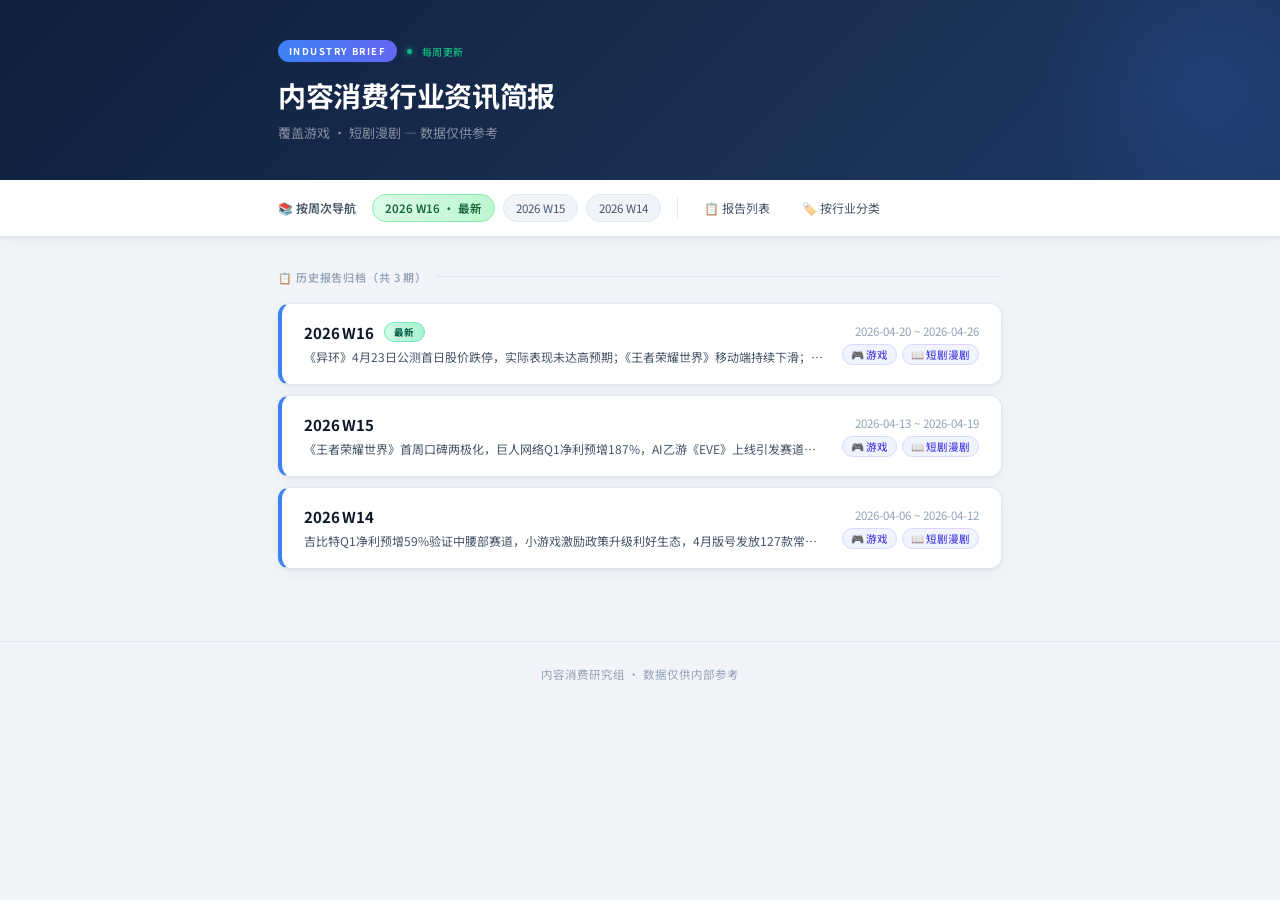
<file: index.html>
<!DOCTYPE html>
<html lang="zh-CN">
<head>
  <meta charset="UTF-8">
  <meta name="viewport" content="width=device-width, initial-scale=1.0">
  <title>内容消费行业简报 | Content Intel Hub</title>
  <link rel="preconnect" href="https://fonts.googleapis.com">
  <link rel="preconnect" href="https://fonts.gstatic.com" crossorigin>
  <link href="https://fonts.googleapis.com/css2?family=Noto+Sans+SC:wght@300;400;500;700&display=swap" rel="stylesheet">
  <style>
    *, *::before, *::after { box-sizing: border-box; margin: 0; padding: 0; }

    :root {
      --navy:   #0f1f3d;
      --navy-2: #1a2f52;
      --accent: #3b82f6;
      --accent-2: #6366f1;
      --green:  #10b981;
      --orange: #f59e0b;
      --text:   #0f172a;
      --text-2: #475569;
      --text-3: #94a3b8;
      --bg:     #f1f5f9;
      --card:   #ffffff;
      --border: #e2e8f0;
      --shadow: 0 1px 3px rgba(0,0,0,.06), 0 4px 16px rgba(0,0,0,.04);
    }

    body {
      font-family: 'Noto Sans SC', -apple-system, BlinkMacSystemFont, sans-serif;
      background: var(--bg);
      color: var(--text);
      min-height: 100vh;
    }

    /* ── Header ── */
    .site-header {
      background: linear-gradient(135deg, var(--navy) 0%, var(--navy-2) 60%, #1e3a6a 100%);
      padding: 40px 0 36px;
      position: relative;
      overflow: hidden;
    }
    .site-header::after {
      content: '';
      position: absolute;
      right: -80px; top: -80px;
      width: 320px; height: 320px;
      background: radial-gradient(circle, rgba(59,130,246,.12) 0%, transparent 70%);
      pointer-events: none;
    }
    .header-inner {
      max-width: 780px;
      margin: 0 auto;
      padding: 0 28px;
      position: relative;
    }
    .header-eyebrow {
      display: flex;
      align-items: center;
      gap: 10px;
      margin-bottom: 16px;
    }
    .header-badge {
      display: inline-block;
      background: linear-gradient(90deg, var(--accent), var(--accent-2));
      color: #fff;
      font-size: 9.5px;
      font-weight: 700;
      letter-spacing: .15em;
      text-transform: uppercase;
      padding: 4px 11px;
      border-radius: 20px;
    }
    .header-dot {
      width: 5px; height: 5px;
      border-radius: 50%;
      background: var(--green);
      box-shadow: 0 0 6px var(--green);
      animation: blink 2.4s ease-in-out infinite;
    }
    @keyframes blink {
      0%,100% { opacity: 1; }
      50%      { opacity: .35; }
    }
    .header-live {
      font-size: 10px;
      color: var(--green);
      font-weight: 500;
      letter-spacing: .04em;
    }
    .header-title {
      font-size: 28px;
      font-weight: 700;
      color: #fff;
      line-height: 1.25;
      margin-bottom: 10px;
      letter-spacing: -.01em;
    }
    .header-desc {
      font-size: 13px;
      color: rgba(255,255,255,.48);
      line-height: 1.6;
    }

    /* ── TOC Navigation ── */
    .toc-bar {
      background: var(--card);
      border-bottom: 1px solid var(--border);
      box-shadow: var(--shadow);
      position: sticky;
      top: 0;
      z-index: 10;
    }
    .toc-inner {
      max-width: 780px;
      margin: 0 auto;
      padding: 14px 28px;
      display: flex;
      align-items: center;
      gap: 16px;
      flex-wrap: wrap;
    }
    .toc-title {
      font-size: 12px;
      font-weight: 600;
      color: var(--text-2);
      white-space: nowrap;
    }
    .toc-chips {
      display: flex;
      gap: 8px;
      flex-wrap: wrap;
    }
    .toc-chip {
      font-size: 11.5px;
      padding: 5px 12px;
      border-radius: 20px;
      background: #f1f5f9;
      color: var(--text-2);
      border: 1px solid var(--border);
      text-decoration: none;
      transition: all .15s;
    }
    .toc-chip:hover {
      background: var(--accent);
      color: #fff;
      border-color: var(--accent);
    }
    .toc-chip.latest {
      background: linear-gradient(90deg, #dcfce7, #bbf7d0);
      color: #166534;
      border-color: #86efac;
      font-weight: 600;
    }
    .toc-chip.latest:hover {
      background: var(--green);
      color: #fff;
      border-color: var(--green);
    }
    .toc-divider {
      width: 1px;
      height: 20px;
      background: var(--border);
    }
    .toc-links {
      display: flex;
      gap: 12px;
    }
    .toc-link {
      font-size: 12px;
      color: var(--text-2);
      text-decoration: none;
      padding: 4px 10px;
      border-radius: 6px;
      transition: all .15s;
    }
    .toc-link:hover {
      background: #f1f5f9;
      color: var(--accent);
    }

    /* ── Main ── */
    .main {
      max-width: 780px;
      margin: 0 auto;
      padding: 32px 28px 72px;
    }

    .section-label {
      font-size: 11px;
      color: var(--text-3);
      font-weight: 600;
      letter-spacing: .08em;
      text-transform: uppercase;
      margin-bottom: 18px;
      display: flex;
      align-items: center;
      gap: 8px;
    }
    .section-label::after {
      content: '';
      flex: 1;
      height: 1px;
      background: var(--border);
    }

    /* ── Report Cards ── */
    .report-list {
      display: flex;
      flex-direction: column;
      gap: 10px;
    }

    .report-card {
      background: var(--card);
      border-radius: 12px;
      padding: 18px 22px;
      display: flex;
      align-items: center;
      justify-content: space-between;
      text-decoration: none;
      color: inherit;
      border: 1px solid var(--border);
      border-left: 4px solid var(--accent);
      box-shadow: var(--shadow);
      transition: box-shadow .18s, transform .18s, border-left-color .18s;
      gap: 16px;
    }
    .report-card:hover {
      box-shadow: 0 4px 24px rgba(59,130,246,.12), 0 1px 4px rgba(0,0,0,.06);
      transform: translateY(-2px);
      border-left-color: var(--accent-2);
    }
    .report-card-left { flex: 1; min-width: 0; }
    .report-card-title-row {
      display: flex;
      align-items: center;
      gap: 10px;
      margin-bottom: 5px;
      flex-wrap: wrap;
    }
    .report-card-week {
      font-size: 15px;
      font-weight: 700;
      color: var(--text);
      letter-spacing: -.01em;
    }
    .badge-latest {
      font-size: 9.5px;
      font-weight: 700;
      padding: 2px 9px;
      border-radius: 20px;
      background: linear-gradient(90deg, #d1fae5, #a7f3d0);
      color: #065f46;
      letter-spacing: .04em;
      white-space: nowrap;
      border: 1px solid #6ee7b7;
    }
    .report-card-summary {
      font-size: 12px;
      color: var(--text-2);
      line-height: 1.5;
      white-space: nowrap;
      overflow: hidden;
      text-overflow: ellipsis;
    }
    .report-card-right {
      display: flex;
      flex-direction: column;
      align-items: flex-end;
      gap: 5px;
      flex-shrink: 0;
    }
    .report-card-date {
      font-size: 11.5px;
      color: var(--text-3);
      white-space: nowrap;
    }
    .report-card-industries {
      display: flex;
      gap: 5px;
    }
    .ind-tag {
      font-size: 10.5px;
      padding: 2px 8px;
      border-radius: 20px;
      background: #f0f4ff;
      color: #4f46e5;
      border: 1px solid #ddd6fe;
      font-weight: 500;
    }

    /* ── Footer ── */
    .site-footer {
      text-align: center;
      padding: 24px;
      font-size: 11.5px;
      color: var(--text-3);
      border-top: 1px solid var(--border);
    }

    @media (max-width: 520px) {
      .report-card-summary { display: none; }
      .report-card-right { display: none; }
      .header-title { font-size: 22px; }
    }
  </style>
</head>
<body>

  <header class="site-header">
    <div class="header-inner">
      <div class="header-eyebrow">
        <span class="header-badge">Industry Brief</span>
        <span class="header-dot"></span>
        <span class="header-live">每周更新</span>
      </div>
      <div class="header-title">内容消费行业资讯简报</div>
      <div class="header-desc">覆盖游戏 · 短剧漫剧 — 数据仅供参考</div>
    </div>
  </header>

  <!-- ── TOC 导航 ── -->
  <nav class="toc-bar" id="toc-nav">
    <div class="toc-inner">
      <div class="toc-title">📚 按周次导航</div>
      <div class="toc-chips" id="toc-chips">
        <!-- app.js 动态渲染 -->
      </div>
      <div class="toc-divider"></div>
      <div class="toc-links">
        <a href="#report-count-label" class="toc-link">📋 报告列表</a>
        <a href="#archive-by-sector" class="toc-link">🏷️ 按行业分类</a>
      </div>
    </div>
  </nav>

  <main class="main">
    <div class="section-label" id="report-count-label">📋 历史报告归档</div>
    <div class="report-list" id="report-list">
      <!-- 由 app.js 渲染 -->
    </div>
  </main>

  <footer class="site-footer">
    内容消费研究组 · 数据仅供内部参考
  </footer>

  <script src="data.js?t=1745675000"></script>
  <script src="app.js?t=1745675000"></script>
</body>
</html>
</file>
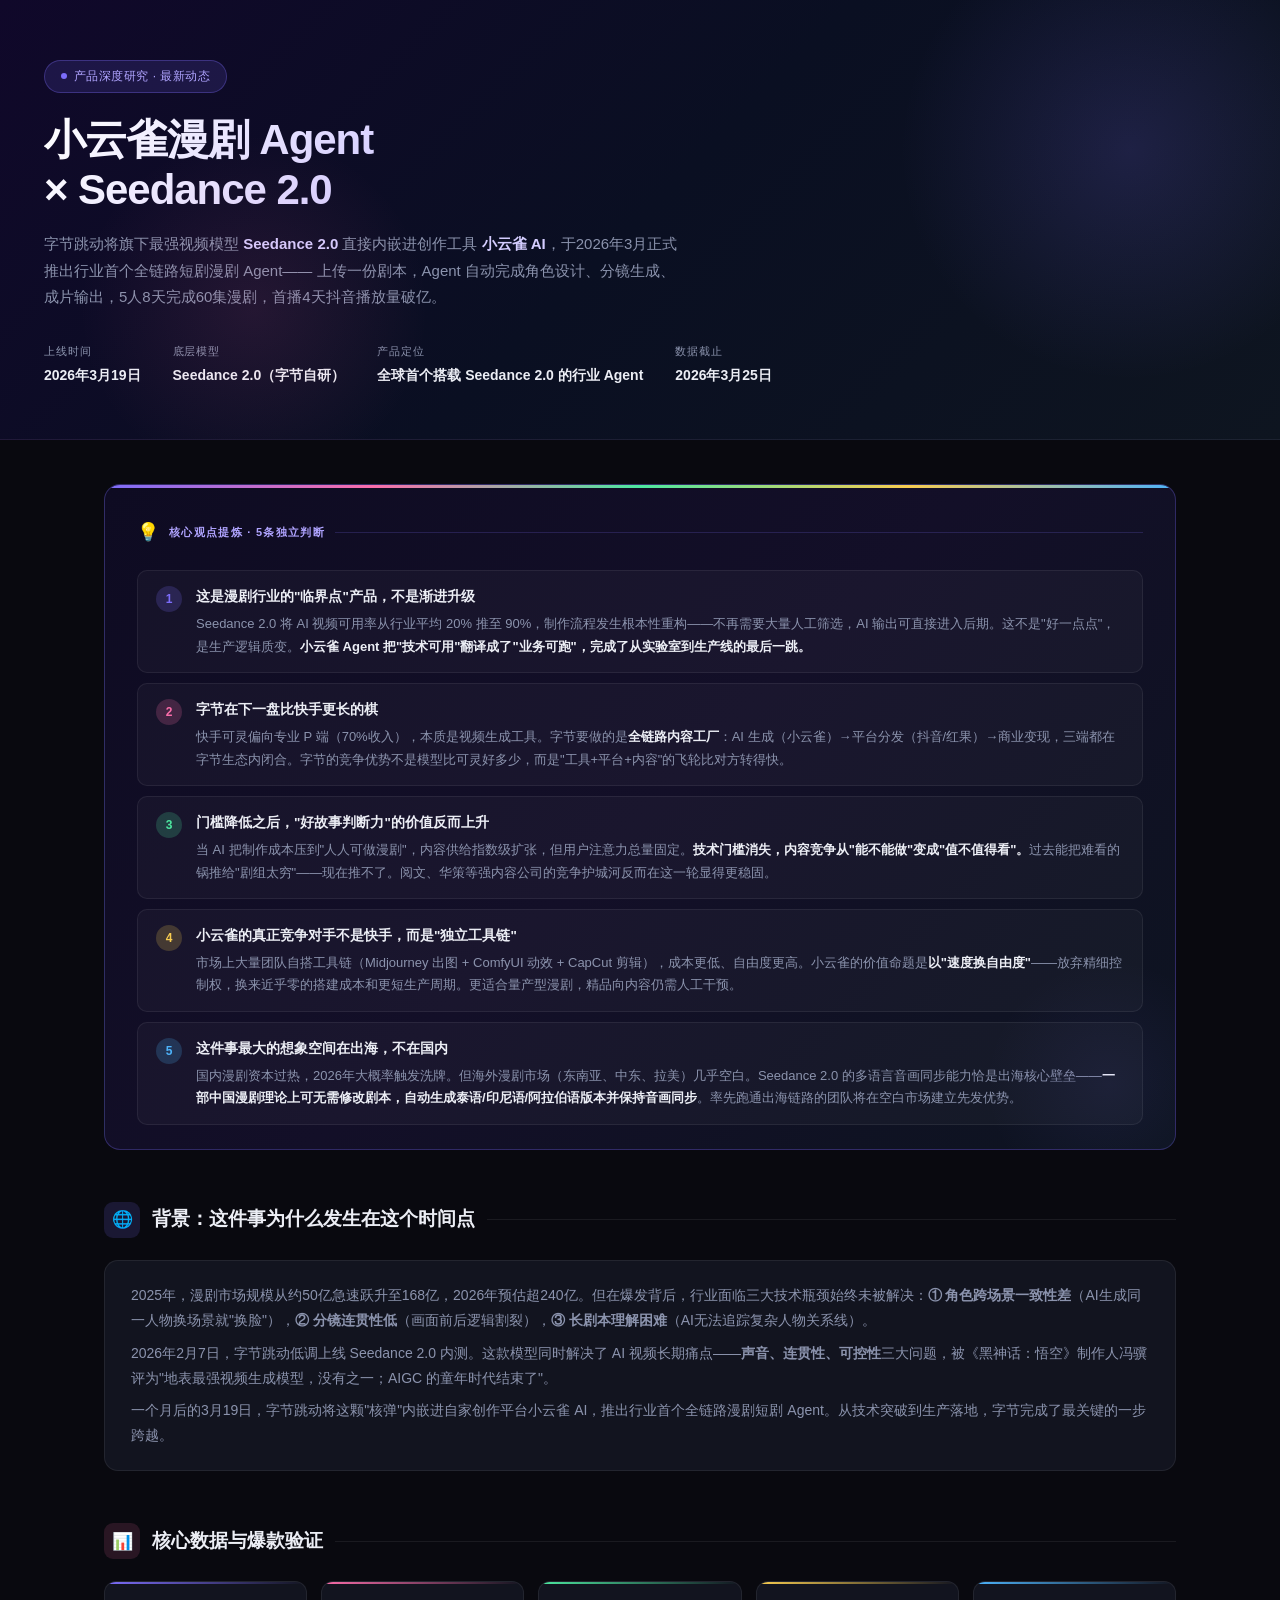
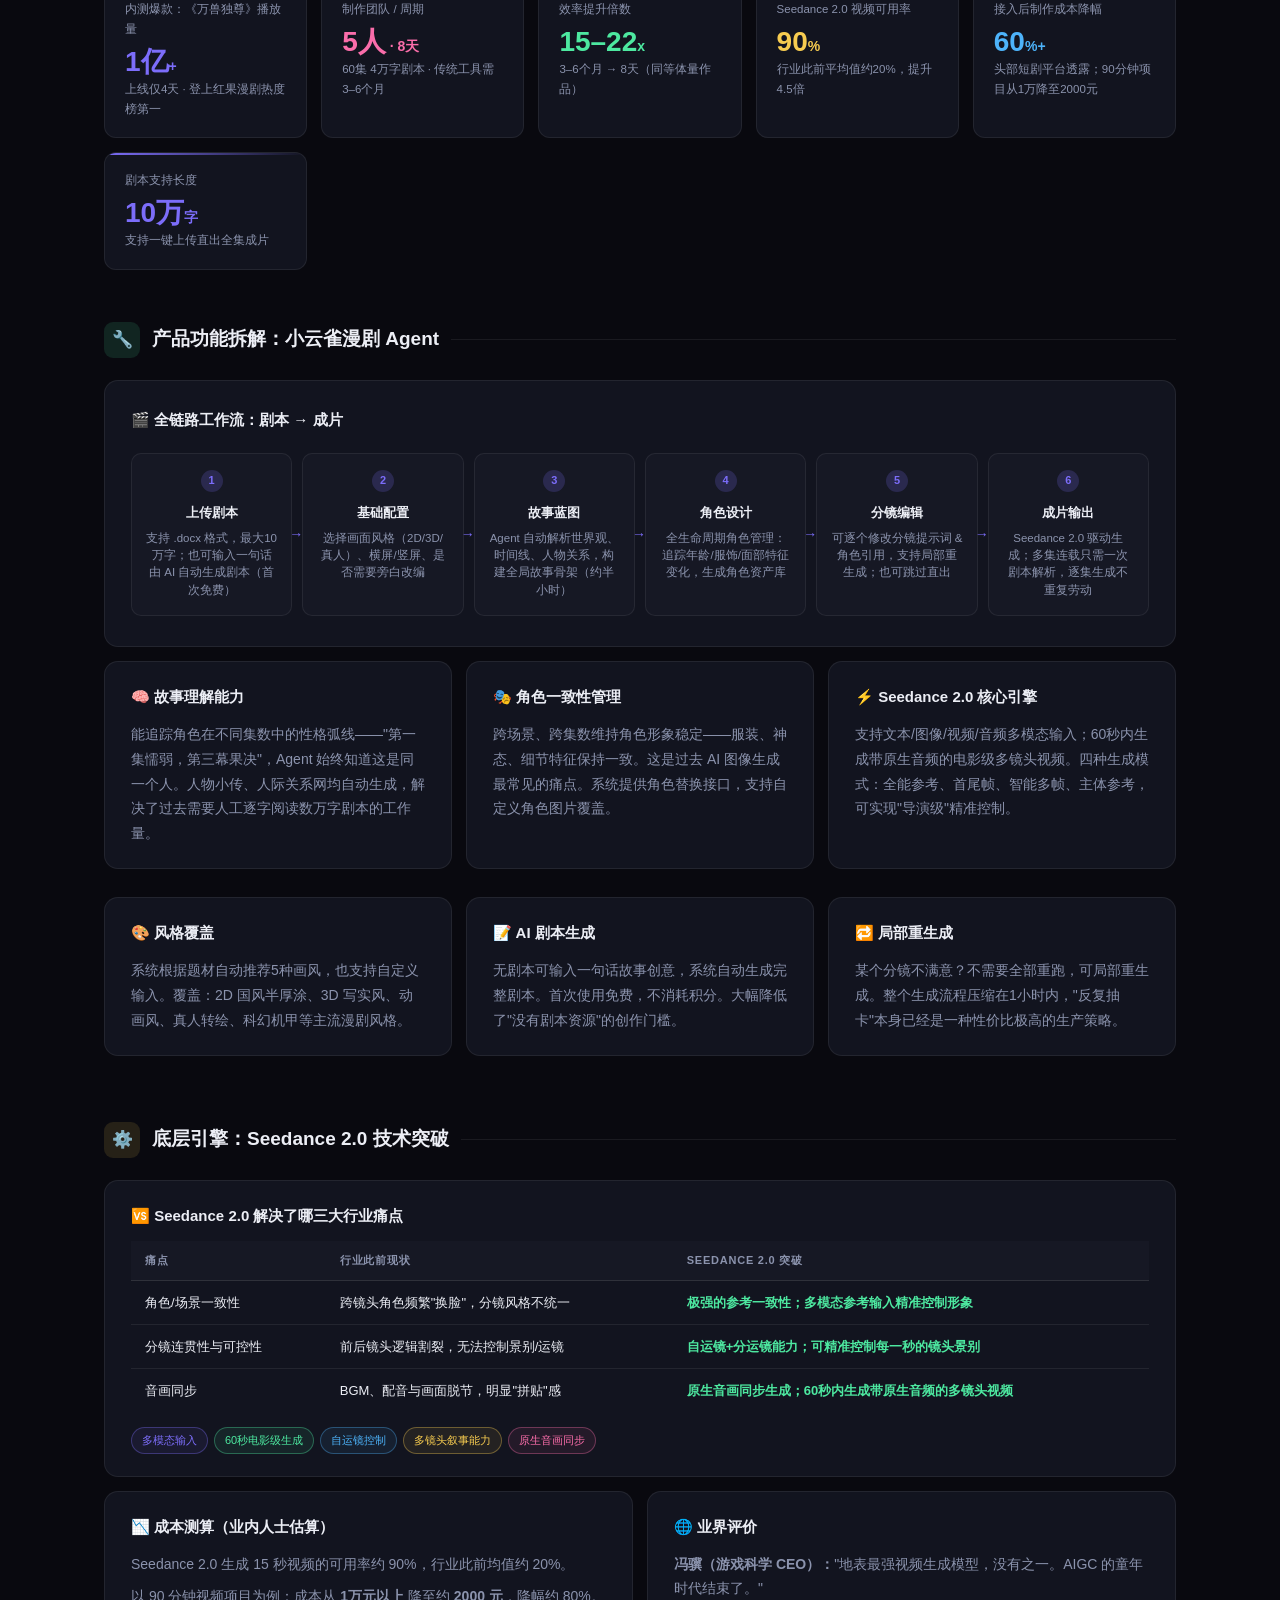
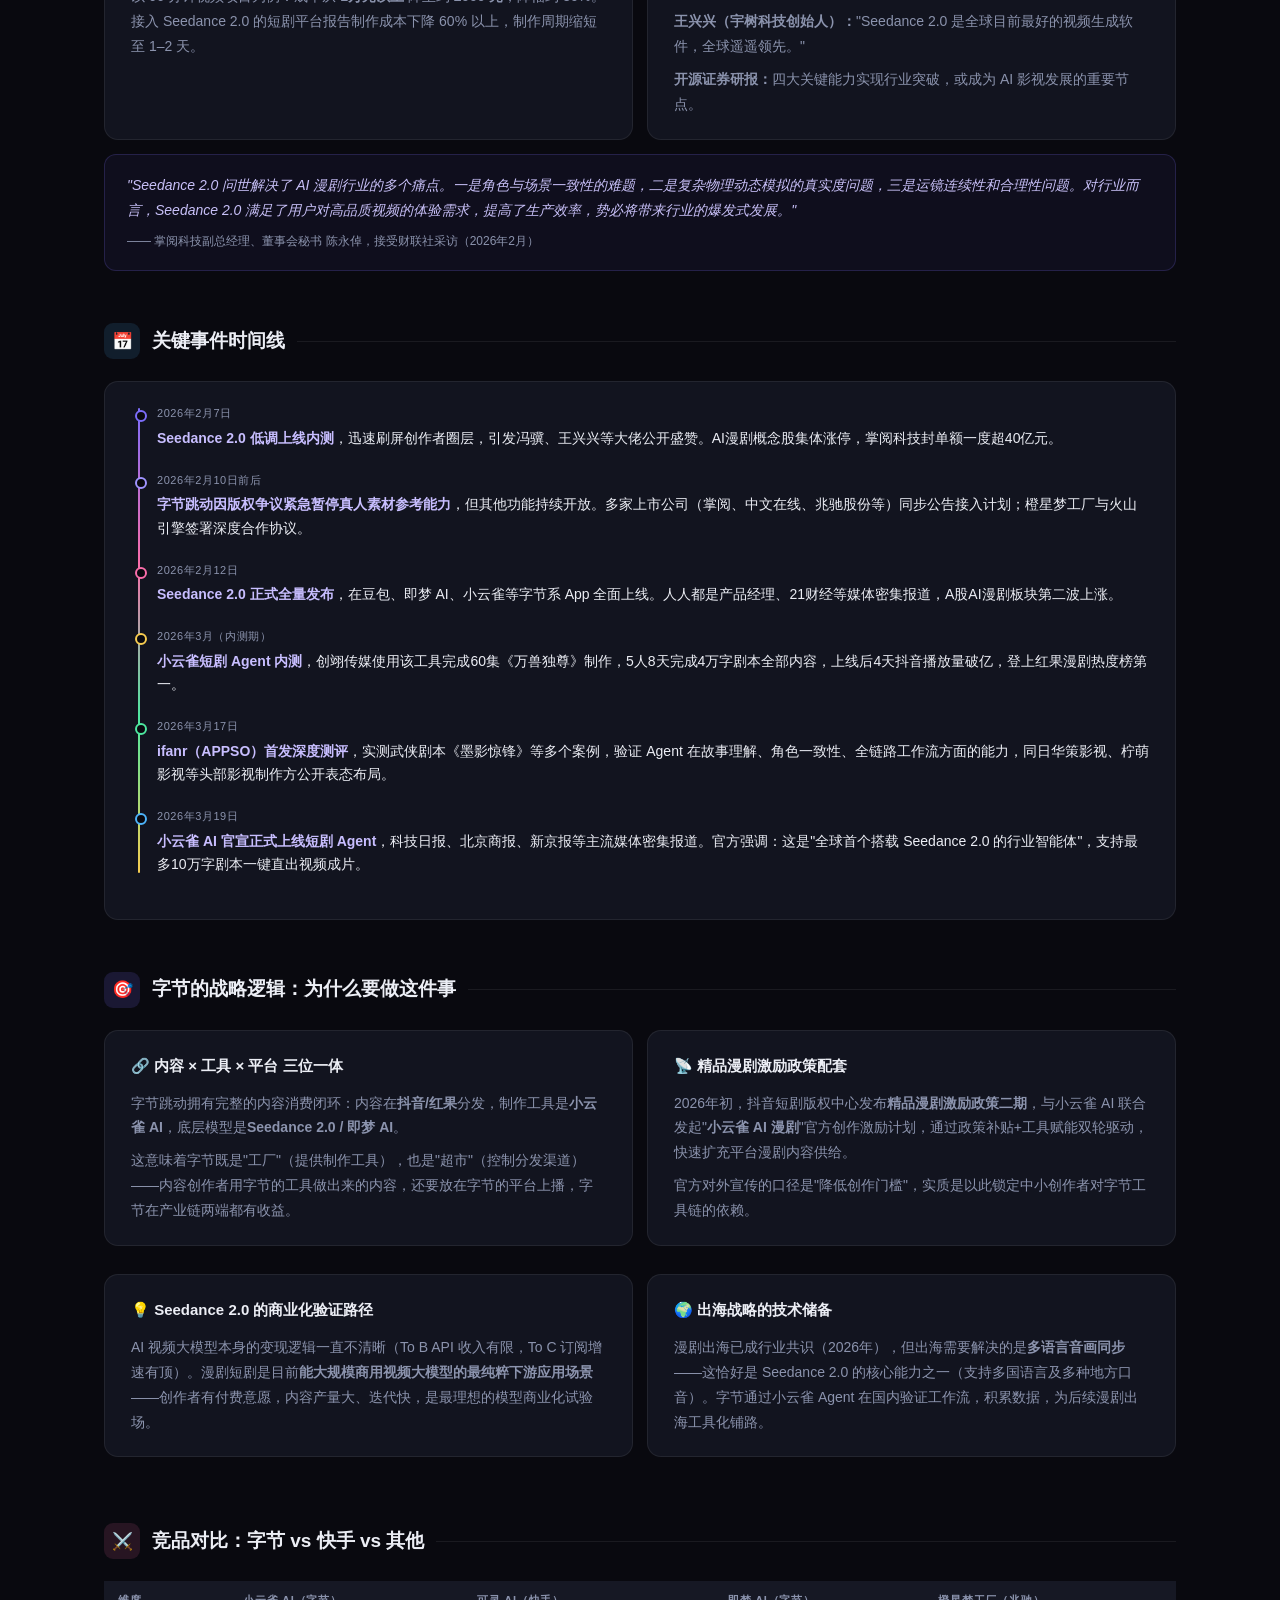
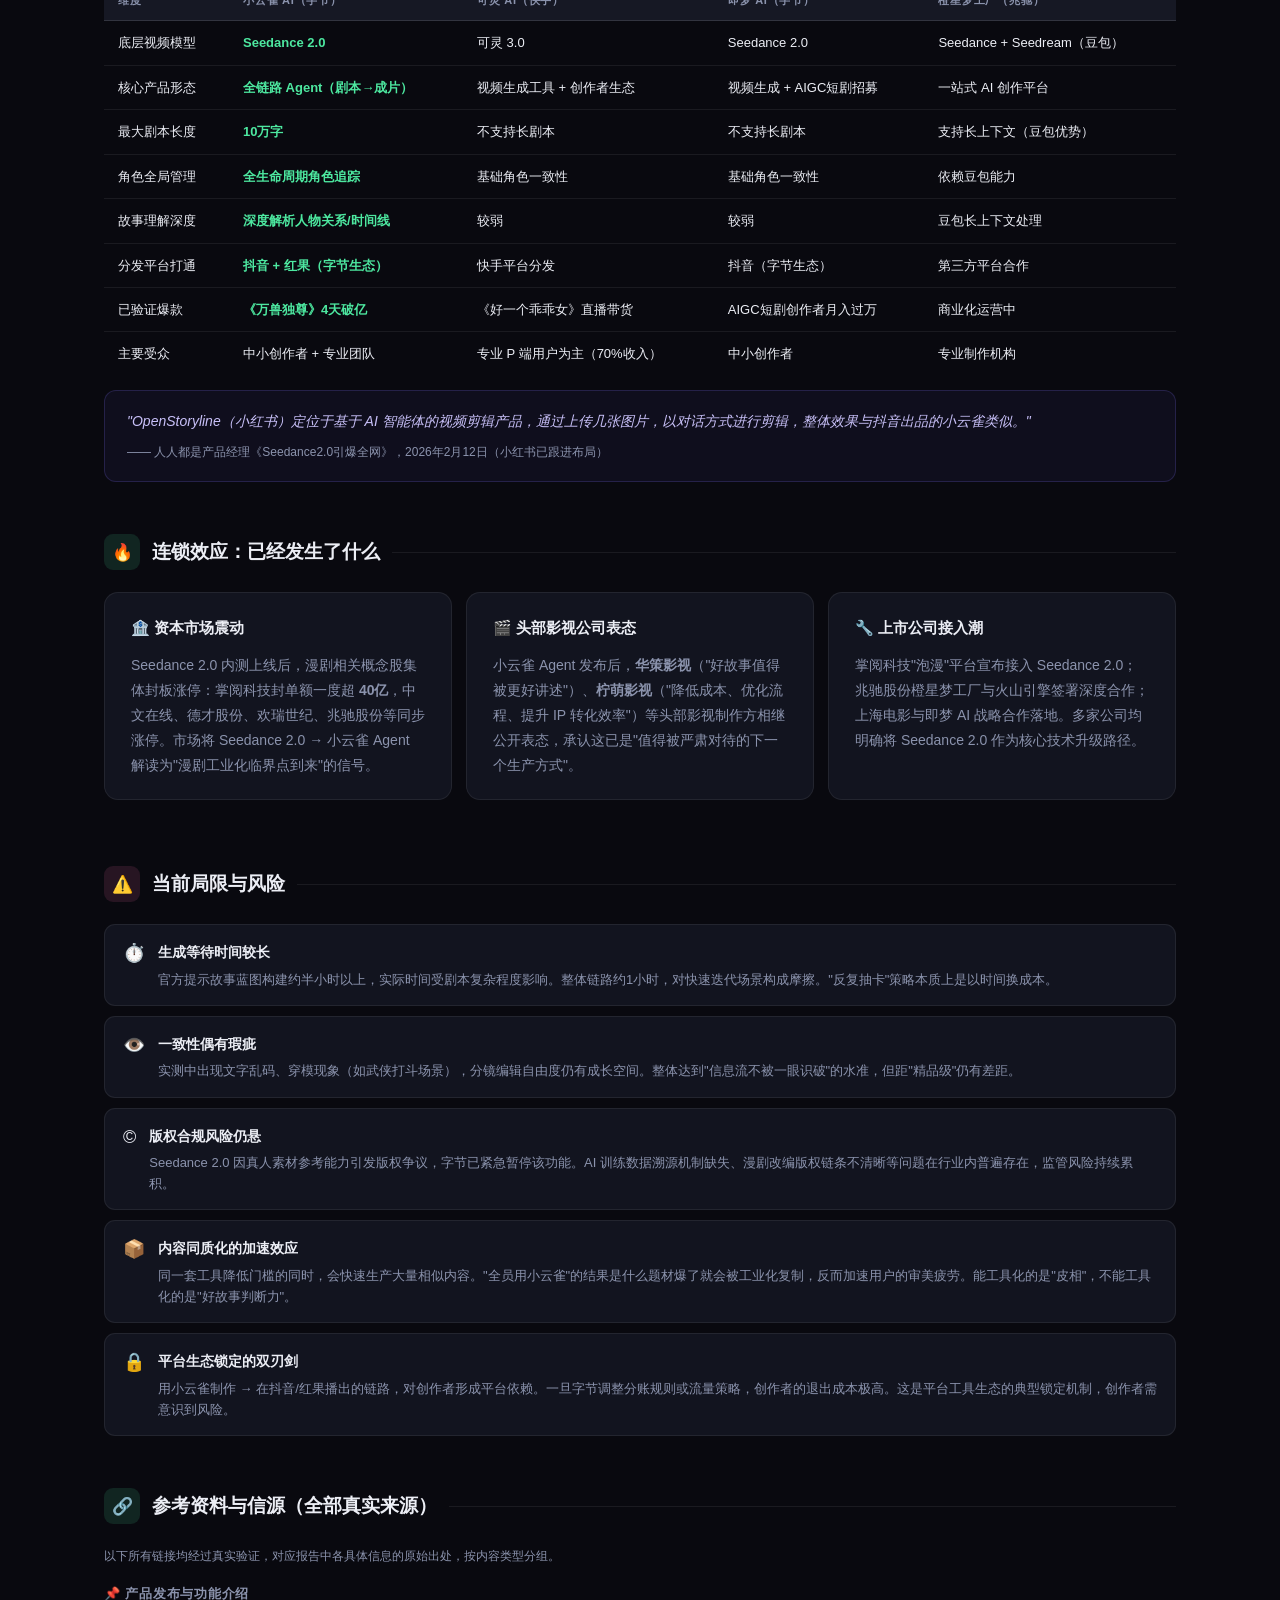
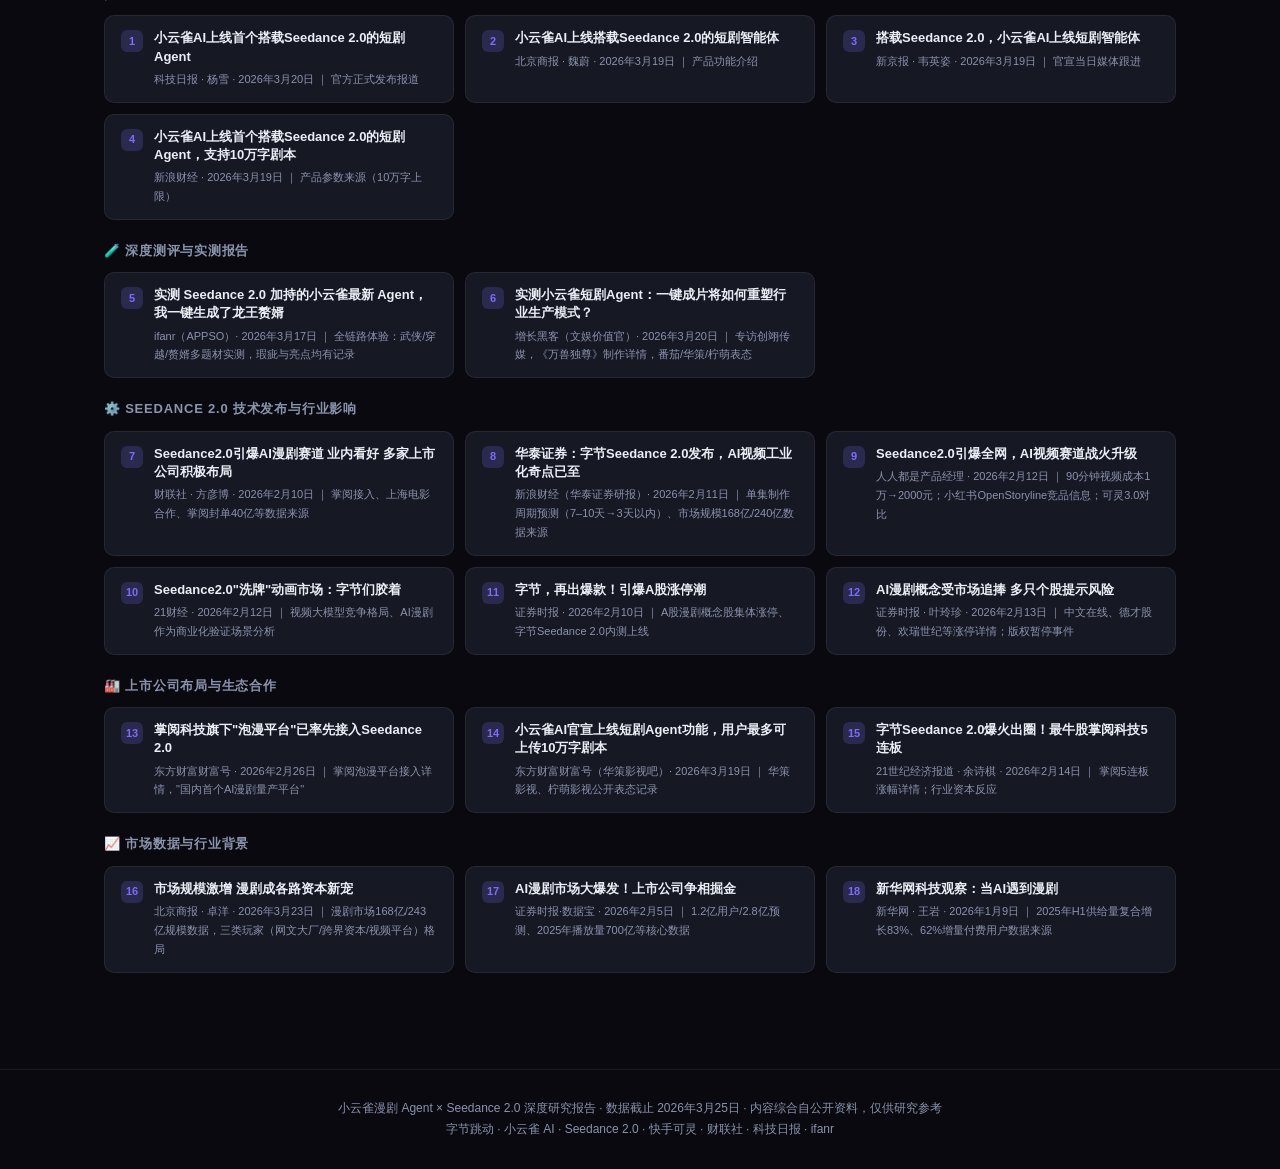
<file: 小云雀漫剧Agent研究报告.html>
<!DOCTYPE html>
<html lang="zh-CN">
<head>
  <meta charset="UTF-8">
  <meta name="viewport" content="width=device-width, initial-scale=1.0">
  <title>小云雀漫剧 Agent × Seedance 2.0 深度研究</title>
  <style>
    :root {
      --bg: #09090f;
      --bg2: #0f1018;
      --bg3: #161824;
      --border: rgba(255,255,255,0.07);
      --border2: rgba(255,255,255,0.12);
      --accent: #7c6dfa;
      --accent2: #fa6daa;
      --accent3: #4de8a0;
      --accent4: #f7cc50;
      --accent5: #4db3fa;
      --text: #eceef5;
      --text2: #8b93ad;
      --card: #12141f;
    }

    *, *::before, *::after { box-sizing: border-box; margin: 0; padding: 0; }

    body {
      font-family: 'PingFang SC', 'Helvetica Neue', Arial, sans-serif;
      background: var(--bg);
      color: var(--text);
      line-height: 1.72;
      font-size: 14.5px;
    }

    /* ═══ HERO ═══ */
    .hero {
      background: linear-gradient(135deg, #10082a 0%, #0a0f22 50%, #0e1520 100%);
      border-bottom: 1px solid var(--border);
      padding: 60px 44px 52px;
      position: relative;
      overflow: hidden;
    }
    .hero::before {
      content: '';
      position: absolute;
      top: -100px; right: -100px;
      width: 500px; height: 500px;
      border-radius: 50%;
      background: radial-gradient(circle, rgba(124,109,250,0.16) 0%, transparent 65%);
      pointer-events: none;
    }
    .hero::after {
      content: '';
      position: absolute;
      bottom: -60px; left: 5%;
      width: 380px; height: 380px;
      border-radius: 50%;
      background: radial-gradient(circle, rgba(250,109,170,0.1) 0%, transparent 65%);
      pointer-events: none;
    }
    .hero-badge {
      display: inline-flex;
      align-items: center;
      gap: 7px;
      background: rgba(124,109,250,0.14);
      border: 1px solid rgba(124,109,250,0.32);
      border-radius: 24px;
      padding: 5px 16px;
      font-size: 12px;
      color: #b0a4ff;
      letter-spacing: 0.04em;
      margin-bottom: 22px;
    }
    .hero-badge .dot { width: 6px; height: 6px; border-radius: 50%; background: var(--accent); display: inline-block; animation: pulse 1.8s infinite; }
    @keyframes pulse { 0%,100%{opacity:1;} 50%{opacity:0.4;} }

    .hero h1 {
      font-size: clamp(24px, 3.8vw, 42px);
      font-weight: 800;
      letter-spacing: -0.025em;
      line-height: 1.2;
      margin-bottom: 16px;
      background: linear-gradient(130deg, #ffffff 0%, #c8beff 40%, #fa6daa 100%);
      -webkit-background-clip: text;
      -webkit-text-fill-color: transparent;
      background-clip: text;
    }
    .hero-sub {
      color: var(--text2);
      font-size: 15px;
      max-width: 640px;
      line-height: 1.75;
      margin-bottom: 32px;
    }
    .hero-sub strong { color: #d4cdff; -webkit-text-fill-color: #d4cdff; }

    .hero-meta {
      display: flex;
      gap: 32px;
      flex-wrap: wrap;
    }
    .meta-pill {
      display: flex;
      flex-direction: column;
      gap: 2px;
    }
    .meta-pill .lbl { font-size: 11px; color: var(--text2); text-transform: uppercase; letter-spacing: 0.08em; }
    .meta-pill .val { font-size: 14px; color: var(--text); font-weight: 600; }

    /* ═══ LAYOUT ═══ */
    main { max-width: 1120px; margin: 0 auto; padding: 44px 24px 88px; }

    /* ═══ SECTION HEADER ═══ */
    .sec-head {
      display: flex;
      align-items: center;
      gap: 12px;
      margin: 52px 0 22px;
    }
    .sec-icon {
      width: 36px; height: 36px;
      border-radius: 9px;
      display: flex; align-items: center; justify-content: center;
      font-size: 17px;
      flex-shrink: 0;
    }
    .sec-head h2 { font-size: 19px; font-weight: 700; }
    .sec-line { flex: 1; height: 1px; background: var(--border); }

    /* ═══ CARDS ═══ */
    .card {
      background: var(--card);
      border: 1px solid var(--border);
      border-radius: 14px;
      padding: 22px 26px;
      margin-bottom: 14px;
    }
    .card h3 {
      font-size: 15px;
      font-weight: 700;
      margin-bottom: 12px;
      display: flex; align-items: center; gap: 8px;
    }
    .card p { color: var(--text2); font-size: 14px; line-height: 1.78; }
    .card p + p { margin-top: 8px; }

    /* ═══ KPI GRID ═══ */
    .kpi-grid {
      display: grid;
      grid-template-columns: repeat(auto-fill, minmax(200px, 1fr));
      gap: 14px;
      margin-bottom: 22px;
    }
    .kpi { background: var(--card); border: 1px solid var(--border); border-radius: 12px; padding: 18px 20px; position: relative; overflow: hidden; }
    .kpi::before { content: ''; position: absolute; top:0;left:0;right:0; height:2px; border-radius:12px 12px 0 0; }
    .kpi.c1::before { background: linear-gradient(90deg,var(--accent),transparent); }
    .kpi.c2::before { background: linear-gradient(90deg,var(--accent2),transparent); }
    .kpi.c3::before { background: linear-gradient(90deg,var(--accent3),transparent); }
    .kpi.c4::before { background: linear-gradient(90deg,var(--accent4),transparent); }
    .kpi.c5::before { background: linear-gradient(90deg,var(--accent5),transparent); }
    .kpi .kl { font-size: 11.5px; color: var(--text2); margin-bottom: 8px; }
    .kpi .kv { font-size: 28px; font-weight: 800; line-height: 1; margin-bottom: 4px; }
    .kpi.c1 .kv { color: var(--accent); }
    .kpi.c2 .kv { color: var(--accent2); }
    .kpi.c3 .kv { color: var(--accent3); }
    .kpi.c4 .kv { color: var(--accent4); }
    .kpi.c5 .kv { color: var(--accent5); }
    .kpi .ks { font-size: 11.5px; color: var(--text2); }

    /* ═══ GRID ═══ */
    .g2 { display: grid; grid-template-columns: 1fr 1fr; gap: 14px; }
    .g3 { display: grid; grid-template-columns: 1fr 1fr 1fr; gap: 14px; }
    @media (max-width: 720px) { .g2, .g3 { grid-template-columns: 1fr; } }

    /* ═══ FLOW DIAGRAM ═══ */
    .flow {
      background: var(--card);
      border: 1px solid var(--border);
      border-radius: 14px;
      padding: 26px;
      margin-bottom: 14px;
    }
    .flow h3 { font-size: 15px; font-weight: 700; margin-bottom: 20px; }
    .flow-steps {
      display: flex;
      gap: 0;
      align-items: stretch;
      overflow-x: auto;
      padding-bottom: 4px;
    }
    .flow-step {
      flex: 1;
      min-width: 120px;
      background: var(--bg3);
      border: 1px solid var(--border);
      border-radius: 10px;
      padding: 16px 14px;
      text-align: center;
      position: relative;
    }
    .flow-step + .flow-step { margin-left: 10px; }
    .flow-step + .flow-step::before {
      content: '→';
      position: absolute;
      left: -14px; top: 50%;
      transform: translateY(-50%);
      color: var(--accent);
      font-size: 14px;
      font-weight: 700;
    }
    .flow-step .fs-num {
      width: 22px; height: 22px;
      border-radius: 50%;
      background: rgba(124,109,250,0.2);
      color: var(--accent);
      font-size: 11px; font-weight: 800;
      display: flex; align-items: center; justify-content: center;
      margin: 0 auto 10px;
    }
    .flow-step .fs-label { font-size: 13px; font-weight: 700; margin-bottom: 6px; }
    .flow-step .fs-desc { font-size: 11.5px; color: var(--text2); line-height: 1.5; }

    /* ═══ COMPARISON TABLE ═══ */
    .tbl-wrap { overflow-x: auto; margin-bottom: 14px; }
    table { width: 100%; border-collapse: collapse; font-size: 13px; }
    thead th {
      background: var(--bg3);
      color: var(--text2);
      font-size: 11px;
      text-transform: uppercase;
      letter-spacing: 0.07em;
      padding: 10px 14px;
      text-align: left;
      border-bottom: 1px solid var(--border2);
    }
    tbody tr { border-bottom: 1px solid var(--border); }
    tbody tr:last-child { border-bottom: none; }
    tbody td { padding: 11px 14px; color: var(--text); vertical-align: top; line-height: 1.65; }
    tbody tr:hover { background: rgba(255,255,255,0.02); }
    td.hi { color: var(--accent3); font-weight: 600; }

    /* ═══ TAGS ═══ */
    .tags { display: flex; flex-wrap: wrap; gap: 6px; margin-top: 10px; }
    .tag { font-size: 11px; padding: 3px 10px; border-radius: 20px; border: 1px solid; white-space: nowrap; }
    .tag.v { color: var(--accent); border-color: rgba(124,109,250,0.35); background: rgba(124,109,250,0.08); }
    .tag.g { color: var(--accent3); border-color: rgba(77,232,160,0.35); background: rgba(77,232,160,0.08); }
    .tag.r { color: var(--accent2); border-color: rgba(250,109,170,0.35); background: rgba(250,109,170,0.08); }
    .tag.y { color: var(--accent4); border-color: rgba(247,204,80,0.35); background: rgba(247,204,80,0.08); }
    .tag.b { color: var(--accent5); border-color: rgba(77,179,250,0.35); background: rgba(77,179,250,0.08); }

    /* ═══ TIMELINE ═══ */
    .timeline { position: relative; padding-left: 26px; }
    .timeline::before {
      content: '';
      position: absolute; left: 7px; top: 4px; bottom: 4px;
      width: 2px;
      background: linear-gradient(to bottom, var(--accent), var(--accent2), var(--accent3), var(--accent4));
      border-radius: 2px;
    }
    .tl { position: relative; margin-bottom: 20px; }
    .tl::before {
      content: '';
      position: absolute; left: -22px; top: 6px;
      width: 12px; height: 12px;
      border-radius: 50%;
      background: var(--bg);
      border: 2px solid var(--accent);
    }
    .tl:nth-child(2)::before { border-color: #a094ff; }
    .tl:nth-child(3)::before { border-color: var(--accent2); }
    .tl:nth-child(4)::before { border-color: var(--accent4); }
    .tl:nth-child(5)::before { border-color: var(--accent3); }
    .tl:nth-child(6)::before { border-color: var(--accent5); }
    .tl-date { font-size: 11px; color: var(--text2); letter-spacing: 0.05em; margin-bottom: 4px; }
    .tl-text { font-size: 14px; color: var(--text); line-height: 1.68; }
    .tl-text strong { color: #c8beff; }

    /* ═══ PINNED INSIGHT BANNER ═══ */
    .pinned-insights {
      background: linear-gradient(135deg, #0e0b22 0%, #130f28 50%, #0d1420 100%);
      border: 1px solid rgba(124,109,250,0.3);
      border-radius: 16px;
      padding: 32px 32px 24px;
      margin-bottom: 36px;
      position: relative;
      overflow: hidden;
    }
    .pinned-insights::before {
      content: '';
      position: absolute; top: 0; left: 0; right: 0; height: 3px;
      background: linear-gradient(90deg, var(--accent), var(--accent2), var(--accent3), var(--accent4), var(--accent5));
      border-radius: 16px 16px 0 0;
    }
    .pinned-insights::after {
      content: '';
      position: absolute; bottom: -60px; right: -60px;
      width: 250px; height: 250px;
      border-radius: 50%;
      background: radial-gradient(circle, rgba(124,109,250,0.08) 0%, transparent 70%);
      pointer-events: none;
    }
    .pinned-header {
      display: flex;
      align-items: center;
      gap: 10px;
      margin-bottom: 22px;
    }
    .pinned-label {
      font-size: 11px;
      letter-spacing: 0.12em;
      text-transform: uppercase;
      color: #b0a4ff;
      font-weight: 700;
    }
    .pinned-header-line { flex: 1; height: 1px; background: rgba(124,109,250,0.2); }
    .insight-list { display: flex; flex-direction: column; gap: 10px; }
    .insight-pin {
      background: rgba(255,255,255,0.03);
      border: 1px solid rgba(255,255,255,0.07);
      border-radius: 10px;
      padding: 14px 18px;
      display: flex;
      gap: 14px;
      align-items: flex-start;
    }
    .pin-num {
      width: 26px; height: 26px;
      border-radius: 50%;
      display: flex; align-items: center; justify-content: center;
      font-size: 12px; font-weight: 800;
      flex-shrink: 0;
      margin-top: 1px;
    }
    .insight-pin:nth-child(1) .pin-num { background: rgba(124,109,250,0.2); color: var(--accent); }
    .insight-pin:nth-child(2) .pin-num { background: rgba(250,109,170,0.2); color: var(--accent2); }
    .insight-pin:nth-child(3) .pin-num { background: rgba(77,232,160,0.2); color: var(--accent3); }
    .insight-pin:nth-child(4) .pin-num { background: rgba(247,204,80,0.2); color: var(--accent4); }
    .insight-pin:nth-child(5) .pin-num { background: rgba(77,179,250,0.2); color: var(--accent5); }
    .pin-body { flex: 1; }
    .pin-title { font-size: 13.5px; font-weight: 700; color: var(--text); margin-bottom: 5px; }
    .pin-text { font-size: 13px; color: var(--text2); line-height: 1.72; }
    .pin-text strong { color: var(--text); }

    /* ═══ INSIGHT CARDS ═══ */
    .insight {
      background: var(--bg3);
      border-left: 3px solid var(--accent);
      border-radius: 0 12px 12px 0;
      padding: 17px 22px;
      margin-bottom: 13px;
    }
    .insight.v2 { border-left-color: var(--accent2); }
    .insight.v3 { border-left-color: var(--accent3); }
    .insight.v4 { border-left-color: var(--accent4); }
    .insight.v5 { border-left-color: var(--accent5); }
    .i-tag { font-size: 11px; letter-spacing: 0.08em; text-transform: uppercase; margin-bottom: 7px; color: var(--accent); }
    .insight.v2 .i-tag { color: var(--accent2); }
    .insight.v3 .i-tag { color: var(--accent3); }
    .insight.v4 .i-tag { color: var(--accent4); }
    .insight.v5 .i-tag { color: var(--accent5); }
    .i-text { font-size: 14px; color: var(--text); line-height: 1.78; }

    /* ═══ RISK ITEMS ═══ */
    .risk {
      background: var(--card);
      border: 1px solid var(--border);
      border-radius: 11px;
      padding: 15px 18px;
      display: flex;
      gap: 13px;
      align-items: flex-start;
      margin-bottom: 10px;
    }
    .risk-ico { font-size: 18px; flex-shrink: 0; line-height: 1.5; }
    .risk-title { font-size: 14px; font-weight: 700; margin-bottom: 4px; }
    .risk-desc { font-size: 13px; color: var(--text2); line-height: 1.65; }

    /* ═══ QUOTE ═══ */
    .quote {
      background: rgba(124,109,250,0.06);
      border: 1px solid rgba(124,109,250,0.2);
      border-radius: 12px;
      padding: 18px 22px;
      margin-bottom: 14px;
      font-size: 14px;
      font-style: italic;
      color: #c8c0f8;
      line-height: 1.78;
    }
    .quote .q-src { font-style: normal; font-size: 12px; color: var(--text2); margin-top: 8px; }

    /* ═══ SOURCES ═══ */
    .src-grid { display: grid; grid-template-columns: repeat(auto-fill, minmax(310px, 1fr)); gap: 11px; }
    .src {
      background: var(--bg3);
      border: 1px solid var(--border);
      border-radius: 10px;
      padding: 13px 16px;
      text-decoration: none;
      display: flex;
      gap: 11px;
      align-items: flex-start;
      transition: border-color .2s, background .2s;
    }
    .src:hover { border-color: rgba(124,109,250,0.4); background: rgba(124,109,250,0.06); }
    .src-n {
      width: 22px; height: 22px;
      border-radius: 6px;
      background: rgba(124,109,250,0.2);
      color: var(--accent);
      font-size: 11px; font-weight: 700;
      display: flex; align-items: center; justify-content: center;
      flex-shrink: 0; margin-top: 1px;
    }
    .src-content { flex: 1; }
    .src-t { font-size: 13px; font-weight: 600; color: var(--text); line-height: 1.4; margin-bottom: 4px; }
    .src-m { font-size: 11px; color: var(--text2); }

    /* ═══ FOOTER ═══ */
    footer {
      border-top: 1px solid var(--border);
      padding: 28px 40px;
      text-align: center;
      color: var(--text2);
      font-size: 12px;
      line-height: 1.8;
    }
  </style>
</head>
<body>

<!-- ══════════════ HERO ══════════════ -->
<div class="hero">
  <div class="hero-badge"><span class="dot"></span> 产品深度研究 · 最新动态</div>
  <h1>小云雀漫剧 Agent<br>× Seedance 2.0</h1>
  <p class="hero-sub">
    字节跳动将旗下最强视频模型 <strong>Seedance 2.0</strong> 直接内嵌进创作工具 <strong>小云雀 AI</strong>，于2026年3月正式推出行业首个全链路短剧漫剧 Agent——
    上传一份剧本，Agent 自动完成角色设计、分镜生成、成片输出，5人8天完成60集漫剧，首播4天抖音播放量破亿。
  </p>
  <div class="hero-meta">
    <div class="meta-pill">
      <span class="lbl">上线时间</span>
      <span class="val">2026年3月19日</span>
    </div>
    <div class="meta-pill">
      <span class="lbl">底层模型</span>
      <span class="val">Seedance 2.0（字节自研）</span>
    </div>
    <div class="meta-pill">
      <span class="lbl">产品定位</span>
      <span class="val">全球首个搭载 Seedance 2.0 的行业 Agent</span>
    </div>
    <div class="meta-pill">
      <span class="lbl">数据截止</span>
      <span class="val">2026年3月25日</span>
    </div>
  </div>
</div>

<!-- ══════════════ MAIN ══════════════ -->
<main>

  <!-- ══ PINNED INSIGHTS (TOP) ══ -->
  <div class="pinned-insights">
    <div class="pinned-header">
      <span style="font-size:18px">💡</span>
      <span class="pinned-label">核心观点提炼 · 5条独立判断</span>
      <div class="pinned-header-line"></div>
    </div>
    <div class="insight-list">
      <div class="insight-pin">
        <div class="pin-num">1</div>
        <div class="pin-body">
          <div class="pin-title">这是漫剧行业的"临界点"产品，不是渐进升级</div>
          <div class="pin-text">Seedance 2.0 将 AI 视频可用率从行业平均 20% 推至 90%，制作流程发生根本性重构——不再需要大量人工筛选，AI 输出可直接进入后期。这不是"好一点点"，是生产逻辑质变。<strong>小云雀 Agent 把"技术可用"翻译成了"业务可跑"，完成了从实验室到生产线的最后一跳。</strong></div>
        </div>
      </div>
      <div class="insight-pin">
        <div class="pin-num">2</div>
        <div class="pin-body">
          <div class="pin-title">字节在下一盘比快手更长的棋</div>
          <div class="pin-text">快手可灵偏向专业 P 端（70%收入），本质是视频生成工具。字节要做的是<strong>全链路内容工厂</strong>：AI 生成（小云雀）→平台分发（抖音/红果）→商业变现，三端都在字节生态内闭合。字节的竞争优势不是模型比可灵好多少，而是"工具+平台+内容"的飞轮比对方转得快。</div>
        </div>
      </div>
      <div class="insight-pin">
        <div class="pin-num">3</div>
        <div class="pin-body">
          <div class="pin-title">门槛降低之后，"好故事判断力"的价值反而上升</div>
          <div class="pin-text">当 AI 把制作成本压到"人人可做漫剧"，内容供给指数级扩张，但用户注意力总量固定。<strong>技术门槛消失，内容竞争从"能不能做"变成"值不值得看"。</strong>过去能把难看的锅推给"剧组太穷"——现在推不了。阅文、华策等强内容公司的竞争护城河反而在这一轮显得更稳固。</div>
        </div>
      </div>
      <div class="insight-pin">
        <div class="pin-num">4</div>
        <div class="pin-body">
          <div class="pin-title">小云雀的真正竞争对手不是快手，而是"独立工具链"</div>
          <div class="pin-text">市场上大量团队自搭工具链（Midjourney 出图 + ComfyUI 动效 + CapCut 剪辑），成本更低、自由度更高。小云雀的价值命题是<strong>以"速度换自由度"</strong>——放弃精细控制权，换来近乎零的搭建成本和更短生产周期。更适合量产型漫剧，精品向内容仍需人工干预。</div>
        </div>
      </div>
      <div class="insight-pin">
        <div class="pin-num">5</div>
        <div class="pin-body">
          <div class="pin-title">这件事最大的想象空间在出海，不在国内</div>
          <div class="pin-text">国内漫剧资本过热，2026年大概率触发洗牌。但海外漫剧市场（东南亚、中东、拉美）几乎空白。Seedance 2.0 的多语言音画同步能力恰是出海核心壁垒——<strong>一部中国漫剧理论上可无需修改剧本，自动生成泰语/印尼语/阿拉伯语版本并保持音画同步</strong>。率先跑通出海链路的团队将在空白市场建立先发优势。</div>
        </div>
      </div>
    </div>
  </div>

  <!-- ─────────────── 0. 背景：为什么是现在 ─────────────── -->
  <div class="sec-head">
    <div class="sec-icon" style="background:rgba(124,109,250,0.15)">🌐</div>
    <h2>背景：这件事为什么发生在这个时间点</h2>
    <div class="sec-line"></div>
  </div>

  <div class="card">
    <p>2025年，漫剧市场规模从约50亿急速跃升至168亿，2026年预估超240亿。但在爆发背后，行业面临三大技术瓶颈始终未被解决：<strong>① 角色跨场景一致性差</strong>（AI生成同一人物换场景就"换脸"），<strong>② 分镜连贯性低</strong>（画面前后逻辑割裂），<strong>③ 长剧本理解困难</strong>（AI无法追踪复杂人物关系线）。</p>
    <p>2026年2月7日，字节跳动低调上线 Seedance 2.0 内测。这款模型同时解决了 AI 视频长期痛点——<strong>声音、连贯性、可控性</strong>三大问题，被《黑神话：悟空》制作人冯骥评为"地表最强视频生成模型，没有之一；AIGC 的童年时代结束了"。</p>
    <p>一个月后的3月19日，字节跳动将这颗"核弹"内嵌进自家创作平台小云雀 AI，推出行业首个全链路漫剧短剧 Agent。从技术突破到生产落地，字节完成了最关键的一步跨越。</p>
  </div>

  <!-- ─────────────── 1. 核心数据 ─────────────── -->
  <div class="sec-head">
    <div class="sec-icon" style="background:rgba(250,109,170,0.13)">📊</div>
    <h2>核心数据与爆款验证</h2>
    <div class="sec-line"></div>
  </div>

  <div class="kpi-grid">
    <div class="kpi c1">
      <div class="kl">内测爆款：《万兽独尊》播放量</div>
      <div class="kv">1亿<span style="font-size:14px;font-weight:600">+</span></div>
      <div class="ks">上线仅4天 · 登上红果漫剧热度榜第一</div>
    </div>
    <div class="kpi c2">
      <div class="kl">制作团队 / 周期</div>
      <div class="kv">5人<span style="font-size:14px;font-weight:600"> · 8天</span></div>
      <div class="ks">60集 4万字剧本 · 传统工具需3–6个月</div>
    </div>
    <div class="kpi c3">
      <div class="kl">效率提升倍数</div>
      <div class="kv">15–22<span style="font-size:14px;font-weight:600">x</span></div>
      <div class="ks">3–6个月 → 8天（同等体量作品）</div>
    </div>
    <div class="kpi c4">
      <div class="kl">Seedance 2.0 视频可用率</div>
      <div class="kv">90<span style="font-size:14px;font-weight:600">%</span></div>
      <div class="ks">行业此前平均值约20%，提升4.5倍</div>
    </div>
    <div class="kpi c5">
      <div class="kl">接入后制作成本降幅</div>
      <div class="kv">60<span style="font-size:14px;font-weight:600">%+</span></div>
      <div class="ks">头部短剧平台透露；90分钟项目从1万降至2000元</div>
    </div>
    <div class="kpi c1">
      <div class="kl">剧本支持长度</div>
      <div class="kv">10万<span style="font-size:14px;font-weight:600">字</span></div>
      <div class="ks">支持一键上传直出全集成片</div>
    </div>
  </div>

  <!-- ─────────────── 2. 产品功能拆解 ─────────────── -->
  <div class="sec-head">
    <div class="sec-icon" style="background:rgba(77,232,160,0.12)">🔧</div>
    <h2>产品功能拆解：小云雀漫剧 Agent</h2>
    <div class="sec-line"></div>
  </div>

  <div class="flow">
    <h3>🎬 全链路工作流：剧本 → 成片</h3>
    <div class="flow-steps">
      <div class="flow-step">
        <div class="fs-num">1</div>
        <div class="fs-label">上传剧本</div>
        <div class="fs-desc">支持 .docx 格式，最大10万字；也可输入一句话由 AI 自动生成剧本（首次免费）</div>
      </div>
      <div class="flow-step">
        <div class="fs-num">2</div>
        <div class="fs-label">基础配置</div>
        <div class="fs-desc">选择画面风格（2D/3D/真人）、横屏/竖屏、是否需要旁白改编</div>
      </div>
      <div class="flow-step">
        <div class="fs-num">3</div>
        <div class="fs-label">故事蓝图</div>
        <div class="fs-desc">Agent 自动解析世界观、时间线、人物关系，构建全局故事骨架（约半小时）</div>
      </div>
      <div class="flow-step">
        <div class="fs-num">4</div>
        <div class="fs-label">角色设计</div>
        <div class="fs-desc">全生命周期角色管理：追踪年龄/服饰/面部特征变化，生成角色资产库</div>
      </div>
      <div class="flow-step">
        <div class="fs-num">5</div>
        <div class="fs-label">分镜编辑</div>
        <div class="fs-desc">可逐个修改分镜提示词 & 角色引用，支持局部重生成；也可跳过直出</div>
      </div>
      <div class="flow-step">
        <div class="fs-num">6</div>
        <div class="fs-label">成片输出</div>
        <div class="fs-desc">Seedance 2.0 驱动生成；多集连载只需一次剧本解析，逐集生成不重复劳动</div>
      </div>
    </div>
  </div>

  <div class="g3">
    <div class="card">
      <h3>🧠 故事理解能力</h3>
      <p>能追踪角色在不同集数中的性格弧线——"第一集懦弱，第三幕果决"，Agent 始终知道这是同一个人。人物小传、人际关系网均自动生成，解决了过去需要人工逐字阅读数万字剧本的工作量。</p>
    </div>
    <div class="card">
      <h3>🎭 角色一致性管理</h3>
      <p>跨场景、跨集数维持角色形象稳定——服装、神态、细节特征保持一致。这是过去 AI 图像生成最常见的痛点。系统提供角色替换接口，支持自定义角色图片覆盖。</p>
    </div>
    <div class="card">
      <h3>⚡ Seedance 2.0 核心引擎</h3>
      <p>支持文本/图像/视频/音频多模态输入；60秒内生成带原生音频的电影级多镜头视频。四种生成模式：全能参考、首尾帧、智能多帧、主体参考，可实现"导演级"精准控制。</p>
    </div>
    <div class="card">
      <h3>🎨 风格覆盖</h3>
      <p>系统根据题材自动推荐5种画风，也支持自定义输入。覆盖：2D 国风半厚涂、3D 写实风、动画风、真人转绘、科幻机甲等主流漫剧风格。</p>
    </div>
    <div class="card">
      <h3>📝 AI 剧本生成</h3>
      <p>无剧本可输入一句话故事创意，系统自动生成完整剧本。首次使用免费，不消耗积分。大幅降低了"没有剧本资源"的创作门槛。</p>
    </div>
    <div class="card">
      <h3>🔁 局部重生成</h3>
      <p>某个分镜不满意？不需要全部重跑，可局部重生成。整个生成流程压缩在1小时内，"反复抽卡"本身已经是一种性价比极高的生产策略。</p>
    </div>
  </div>

  <!-- ─────────────── 3. Seedance 2.0 技术突破 ─────────────── -->
  <div class="sec-head">
    <div class="sec-icon" style="background:rgba(247,204,80,0.12)">⚙️</div>
    <h2>底层引擎：Seedance 2.0 技术突破</h2>
    <div class="sec-line"></div>
  </div>

  <div class="card">
    <h3>🆚 Seedance 2.0 解决了哪三大行业痛点</h3>
    <div class="tbl-wrap">
      <table>
        <thead>
          <tr><th>痛点</th><th>行业此前现状</th><th>Seedance 2.0 突破</th></tr>
        </thead>
        <tbody>
          <tr>
            <td>角色/场景一致性</td>
            <td>跨镜头角色频繁"换脸"，分镜风格不统一</td>
            <td class="hi">极强的参考一致性；多模态参考输入精准控制形象</td>
          </tr>
          <tr>
            <td>分镜连贯性与可控性</td>
            <td>前后镜头逻辑割裂，无法控制景别/运镜</td>
            <td class="hi">自运镜+分运镜能力；可精准控制每一秒的镜头景别</td>
          </tr>
          <tr>
            <td>音画同步</td>
            <td>BGM、配音与画面脱节，明显"拼贴"感</td>
            <td class="hi">原生音画同步生成；60秒内生成带原生音频的多镜头视频</td>
          </tr>
        </tbody>
      </table>
    </div>
    <div class="tags">
      <span class="tag v">多模态输入</span>
      <span class="tag g">60秒电影级生成</span>
      <span class="tag b">自运镜控制</span>
      <span class="tag y">多镜头叙事能力</span>
      <span class="tag r">原生音画同步</span>
    </div>
  </div>

  <div class="g2">
    <div class="card">
      <h3>📉 成本测算（业内人士估算）</h3>
      <p>Seedance 2.0 生成 15 秒视频的可用率约 90%，行业此前均值约 20%。</p>
      <p>以 90 分钟视频项目为例：成本从 <strong>1万元以上</strong> 降至约 <strong>2000 元</strong>，降幅约 80%。接入 Seedance 2.0 的短剧平台报告制作成本下降 60% 以上，制作周期缩短至 1–2 天。</p>
    </div>
    <div class="card">
      <h3>🌐 业界评价</h3>
      <p><strong>冯骥（游戏科学 CEO）：</strong>"地表最强视频生成模型，没有之一。AIGC 的童年时代结束了。"</p>
      <p><strong>王兴兴（宇树科技创始人）：</strong>"Seedance 2.0 是全球目前最好的视频生成软件，全球遥遥领先。"</p>
      <p><strong>开源证券研报：</strong>四大关键能力实现行业突破，或成为 AI 影视发展的重要节点。</p>
    </div>
  </div>

  <div class="quote">
    "Seedance 2.0 问世解决了 AI 漫剧行业的多个痛点。一是角色与场景一致性的难题，二是复杂物理动态模拟的真实度问题，三是运镜连续性和合理性问题。对行业而言，Seedance 2.0 满足了用户对高品质视频的体验需求，提高了生产效率，势必将带来行业的爆发式发展。"
    <div class="q-src">—— 掌阅科技副总经理、董事会秘书 陈永倬，接受财联社采访（2026年2月）</div>
  </div>

  <!-- ─────────────── 4. 大事件时间线 ─────────────── -->
  <div class="sec-head">
    <div class="sec-icon" style="background:rgba(77,179,250,0.12)">📅</div>
    <h2>关键事件时间线</h2>
    <div class="sec-line"></div>
  </div>

  <div class="card">
    <div class="timeline">
      <div class="tl">
        <div class="tl-date">2026年2月7日</div>
        <div class="tl-text"><strong>Seedance 2.0 低调上线内测</strong>，迅速刷屏创作者圈层，引发冯骥、王兴兴等大佬公开盛赞。AI漫剧概念股集体涨停，掌阅科技封单额一度超40亿元。</div>
      </div>
      <div class="tl">
        <div class="tl-date">2026年2月10日前后</div>
        <div class="tl-text"><strong>字节跳动因版权争议紧急暂停真人素材参考能力</strong>，但其他功能持续开放。多家上市公司（掌阅、中文在线、兆驰股份等）同步公告接入计划；橙星梦工厂与火山引擎签署深度合作协议。</div>
      </div>
      <div class="tl">
        <div class="tl-date">2026年2月12日</div>
        <div class="tl-text"><strong>Seedance 2.0 正式全量发布</strong>，在豆包、即梦 AI、小云雀等字节系 App 全面上线。人人都是产品经理、21财经等媒体密集报道，A股AI漫剧板块第二波上涨。</div>
      </div>
      <div class="tl">
        <div class="tl-date">2026年3月（内测期）</div>
        <div class="tl-text"><strong>小云雀短剧 Agent 内测</strong>，创翊传媒使用该工具完成60集《万兽独尊》制作，5人8天完成4万字剧本全部内容，上线后4天抖音播放量破亿，登上红果漫剧热度榜第一。</div>
      </div>
      <div class="tl">
        <div class="tl-date">2026年3月17日</div>
        <div class="tl-text"><strong>ifanr（APPSO）首发深度测评</strong>，实测武侠剧本《墨影惊锋》等多个案例，验证 Agent 在故事理解、角色一致性、全链路工作流方面的能力，同日华策影视、柠萌影视等头部影视制作方公开表态布局。</div>
      </div>
      <div class="tl">
        <div class="tl-date">2026年3月19日</div>
        <div class="tl-text"><strong>小云雀 AI 官宣正式上线短剧 Agent</strong>，科技日报、北京商报、新京报等主流媒体密集报道。官方强调：这是"全球首个搭载 Seedance 2.0 的行业智能体"，支持最多10万字剧本一键直出视频成片。</div>
      </div>
    </div>
  </div>

  <!-- ─────────────── 5. 字节的战略逻辑 ─────────────── -->
  <div class="sec-head">
    <div class="sec-icon" style="background:rgba(124,109,250,0.15)">🎯</div>
    <h2>字节的战略逻辑：为什么要做这件事</h2>
    <div class="sec-line"></div>
  </div>

  <div class="g2">
    <div class="card">
      <h3>🔗 内容 × 工具 × 平台 三位一体</h3>
      <p>字节跳动拥有完整的内容消费闭环：内容在<strong>抖音/红果</strong>分发，制作工具是<strong>小云雀 AI</strong>，底层模型是<strong>Seedance 2.0 / 即梦 AI</strong>。</p>
      <p>这意味着字节既是"工厂"（提供制作工具），也是"超市"（控制分发渠道）——内容创作者用字节的工具做出来的内容，还要放在字节的平台上播，字节在产业链两端都有收益。</p>
    </div>
    <div class="card">
      <h3>📡 精品漫剧激励政策配套</h3>
      <p>2026年初，抖音短剧版权中心发布<strong>精品漫剧激励政策二期</strong>，与小云雀 AI 联合发起"<strong>小云雀 AI 漫剧</strong>"官方创作激励计划，通过政策补贴+工具赋能双轮驱动，快速扩充平台漫剧内容供给。</p>
      <p>官方对外宣传的口径是"降低创作门槛"，实质是以此锁定中小创作者对字节工具链的依赖。</p>
    </div>
    <div class="card">
      <h3>💡 Seedance 2.0 的商业化验证路径</h3>
      <p>AI 视频大模型本身的变现逻辑一直不清晰（To B API 收入有限，To C 订阅增速有顶）。漫剧短剧是目前<strong>能大规模商用视频大模型的最纯粹下游应用场景</strong>——创作者有付费意愿，内容产量大、迭代快，是最理想的模型商业化试验场。</p>
    </div>
    <div class="card">
      <h3>🌍 出海战略的技术储备</h3>
      <p>漫剧出海已成行业共识（2026年），但出海需要解决的是<strong>多语言音画同步</strong>——这恰好是 Seedance 2.0 的核心能力之一（支持多国语言及多种地方口音）。字节通过小云雀 Agent 在国内验证工作流，积累数据，为后续漫剧出海工具化铺路。</p>
    </div>
  </div>

  <!-- ─────────────── 6. 竞争对比 ─────────────── -->
  <div class="sec-head">
    <div class="sec-icon" style="background:rgba(250,109,170,0.12)">⚔️</div>
    <h2>竞品对比：字节 vs 快手 vs 其他</h2>
    <div class="sec-line"></div>
  </div>

  <div class="tbl-wrap">
    <table>
      <thead>
        <tr><th>维度</th><th>小云雀 AI（字节）</th><th>可灵 AI（快手）</th><th>即梦 AI（字节）</th><th>橙星梦工厂（兆驰）</th></tr>
      </thead>
      <tbody>
        <tr>
          <td>底层视频模型</td>
          <td class="hi">Seedance 2.0</td>
          <td>可灵 3.0</td>
          <td>Seedance 2.0</td>
          <td>Seedance + Seedream（豆包）</td>
        </tr>
        <tr>
          <td>核心产品形态</td>
          <td class="hi">全链路 Agent（剧本→成片）</td>
          <td>视频生成工具 + 创作者生态</td>
          <td>视频生成 + AIGC短剧招募</td>
          <td>一站式 AI 创作平台</td>
        </tr>
        <tr>
          <td>最大剧本长度</td>
          <td class="hi">10万字</td>
          <td>不支持长剧本</td>
          <td>不支持长剧本</td>
          <td>支持长上下文（豆包优势）</td>
        </tr>
        <tr>
          <td>角色全局管理</td>
          <td class="hi">全生命周期角色追踪</td>
          <td>基础角色一致性</td>
          <td>基础角色一致性</td>
          <td>依赖豆包能力</td>
        </tr>
        <tr>
          <td>故事理解深度</td>
          <td class="hi">深度解析人物关系/时间线</td>
          <td>较弱</td>
          <td>较弱</td>
          <td>豆包长上下文处理</td>
        </tr>
        <tr>
          <td>分发平台打通</td>
          <td class="hi">抖音 + 红果（字节生态）</td>
          <td>快手平台分发</td>
          <td>抖音（字节生态）</td>
          <td>第三方平台合作</td>
        </tr>
        <tr>
          <td>已验证爆款</td>
          <td class="hi">《万兽独尊》4天破亿</td>
          <td>《好一个乖乖女》直播带货</td>
          <td>AIGC短剧创作者月入过万</td>
          <td>商业化运营中</td>
        </tr>
        <tr>
          <td>主要受众</td>
          <td>中小创作者 + 专业团队</td>
          <td>专业 P 端用户为主（70%收入）</td>
          <td>中小创作者</td>
          <td>专业制作机构</td>
        </tr>
      </tbody>
    </table>
  </div>

  <div class="quote">
    "OpenStoryline（小红书）定位于基于 AI 智能体的视频剪辑产品，通过上传几张图片，以对话方式进行剪辑，整体效果与抖音出品的小云雀类似。"
    <div class="q-src">—— 人人都是产品经理《Seedance2.0引爆全网》，2026年2月12日（小红书已跟进布局）</div>
  </div>

  <!-- ─────────────── 7. 已有连锁效应 ─────────────── -->
  <div class="sec-head">
    <div class="sec-icon" style="background:rgba(77,232,160,0.12)">🔥</div>
    <h2>连锁效应：已经发生了什么</h2>
    <div class="sec-line"></div>
  </div>

  <div class="g3">
    <div class="card">
      <h3>🏦 资本市场震动</h3>
      <p>Seedance 2.0 内测上线后，漫剧相关概念股集体封板涨停：掌阅科技封单额一度超 <strong>40亿</strong>，中文在线、德才股份、欢瑞世纪、兆驰股份等同步涨停。市场将 Seedance 2.0 → 小云雀 Agent 解读为"漫剧工业化临界点到来"的信号。</p>
    </div>
    <div class="card">
      <h3>🎬 头部影视公司表态</h3>
      <p>小云雀 Agent 发布后，<strong>华策影视</strong>（"好故事值得被更好讲述"）、<strong>柠萌影视</strong>（"降低成本、优化流程、提升 IP 转化效率"）等头部影视制作方相继公开表态，承认这已是"值得被严肃对待的下一个生产方式"。</p>
    </div>
    <div class="card">
      <h3>🔧 上市公司接入潮</h3>
      <p>掌阅科技"泡漫"平台宣布接入 Seedance 2.0；兆驰股份橙星梦工厂与火山引擎签署深度合作；上海电影与即梦 AI 战略合作落地。多家公司均明确将 Seedance 2.0 作为核心技术升级路径。</p>
    </div>
  </div>

  <!-- ─────────────── 8. 产品局限与风险 ─────────────── -->
  <div class="sec-head">
    <div class="sec-icon" style="background:rgba(250,109,170,0.12)">⚠️</div>
    <h2>当前局限与风险</h2>
    <div class="sec-line"></div>
  </div>

  <div class="risk">
    <div class="risk-ico">⏱️</div>
    <div>
      <div class="risk-title">生成等待时间较长</div>
      <div class="risk-desc">官方提示故事蓝图构建约半小时以上，实际时间受剧本复杂程度影响。整体链路约1小时，对快速迭代场景构成摩擦。"反复抽卡"策略本质上是以时间换成本。</div>
    </div>
  </div>
  <div class="risk">
    <div class="risk-ico">👁️</div>
    <div>
      <div class="risk-title">一致性偶有瑕疵</div>
      <div class="risk-desc">实测中出现文字乱码、穿模现象（如武侠打斗场景），分镜编辑自由度仍有成长空间。整体达到"信息流不被一眼识破"的水准，但距"精品级"仍有差距。</div>
    </div>
  </div>
  <div class="risk">
    <div class="risk-ico">©️</div>
    <div>
      <div class="risk-title">版权合规风险仍悬</div>
      <div class="risk-desc">Seedance 2.0 因真人素材参考能力引发版权争议，字节已紧急暂停该功能。AI 训练数据溯源机制缺失、漫剧改编版权链条不清晰等问题在行业内普遍存在，监管风险持续累积。</div>
    </div>
  </div>
  <div class="risk">
    <div class="risk-ico">📦</div>
    <div>
      <div class="risk-title">内容同质化的加速效应</div>
      <div class="risk-desc">同一套工具降低门槛的同时，会快速生产大量相似内容。"全员用小云雀"的结果是什么题材爆了就会被工业化复制，反而加速用户的审美疲劳。能工具化的是"皮相"，不能工具化的是"好故事判断力"。</div>
    </div>
  </div>
  <div class="risk">
    <div class="risk-ico">🔒</div>
    <div>
      <div class="risk-title">平台生态锁定的双刃剑</div>
      <div class="risk-desc">用小云雀制作 → 在抖音/红果播出的链路，对创作者形成平台依赖。一旦字节调整分账规则或流量策略，创作者的退出成本极高。这是平台工具生态的典型锁定机制，创作者需意识到风险。</div>
    </div>
  </div>

  <!-- ─────────────── 10. 参考资料 ─────────────── -->
  <div class="sec-head">
    <div class="sec-icon" style="background:rgba(77,232,160,0.12)">🔗</div>
    <h2>参考资料与信源（全部真实来源）</h2>
    <div class="sec-line"></div>
  </div>

  <p style="font-size:12px;color:var(--text2);margin-bottom:16px">以下所有链接均经过真实验证，对应报告中各具体信息的原始出处，按内容类型分组。</p>

  <p style="font-size:13px;font-weight:700;color:var(--text2);margin:0 0 10px;letter-spacing:0.06em;text-transform:uppercase">📌 产品发布与功能介绍</p>
  <div class="src-grid" style="margin-bottom:20px">
    <a class="src" href="https://www.stdaily.com/web/gdxw/2026-03/20/content_488925.html" target="_blank" rel="noopener">
      <div class="src-n">1</div>
      <div class="src-content">
        <div class="src-t">小云雀AI上线首个搭载Seedance 2.0的短剧Agent</div>
        <div class="src-m">科技日报 · 杨雪 · 2026年3月20日 ｜ 官方正式发布报道</div>
      </div>
    </a>
    <a class="src" href="https://www.bbtnews.com.cn/2026/0319/587752.shtml" target="_blank" rel="noopener">
      <div class="src-n">2</div>
      <div class="src-content">
        <div class="src-t">小云雀AI上线搭载Seedance 2.0的短剧智能体</div>
        <div class="src-m">北京商报 · 魏蔚 · 2026年3月19日 ｜ 产品功能介绍</div>
      </div>
    </a>
    <a class="src" href="https://m.bjnews.com.cn/detail/1773904795129098.html" target="_blank" rel="noopener">
      <div class="src-n">3</div>
      <div class="src-content">
        <div class="src-t">搭载Seedance 2.0，小云雀AI上线短剧智能体</div>
        <div class="src-m">新京报 · 韦英姿 · 2026年3月19日 ｜ 官宣当日媒体跟进</div>
      </div>
    </a>
    <a class="src" href="https://finance.sina.cn/stock/jdts/2026-03-19/detail-inhrnzrv8770463.d.html?vt=4" target="_blank" rel="noopener">
      <div class="src-n">4</div>
      <div class="src-content">
        <div class="src-t">小云雀AI上线首个搭载Seedance 2.0的短剧Agent，支持10万字剧本</div>
        <div class="src-m">新浪财经 · 2026年3月19日 ｜ 产品参数来源（10万字上限）</div>
      </div>
    </a>
  </div>

  <p style="font-size:13px;font-weight:700;color:var(--text2);margin:0 0 10px;letter-spacing:0.06em;text-transform:uppercase">🧪 深度测评与实测报告</p>
  <div class="src-grid" style="margin-bottom:20px">
    <a class="src" href="https://www.ifanr.com/1658787" target="_blank" rel="noopener">
      <div class="src-n">5</div>
      <div class="src-content">
        <div class="src-t">实测 Seedance 2.0 加持的小云雀最新 Agent，我一键生成了龙王赘婿</div>
        <div class="src-m">ifanr（APPSO）· 2026年3月17日 ｜ 全链路体验：武侠/穿越/赘婿多题材实测，瑕疵与亮点均有记录</div>
      </div>
    </a>
    <a class="src" href="https://www.growthhk.cn/quan/156372.html" target="_blank" rel="noopener">
      <div class="src-n">6</div>
      <div class="src-content">
        <div class="src-t">实测小云雀短剧Agent：一键成片将如何重塑行业生产模式？</div>
        <div class="src-m">增长黑客（文娱价值官）· 2026年3月20日 ｜ 专访创翊传媒，《万兽独尊》制作详情，番茄/华策/柠萌表态</div>
      </div>
    </a>
  </div>

  <p style="font-size:13px;font-weight:700;color:var(--text2);margin:0 0 10px;letter-spacing:0.06em;text-transform:uppercase">⚙️ Seedance 2.0 技术发布与行业影响</p>
  <div class="src-grid" style="margin-bottom:20px">
    <a class="src" href="https://www.cls.cn/detail/2286046" target="_blank" rel="noopener">
      <div class="src-n">7</div>
      <div class="src-content">
        <div class="src-t">Seedance2.0引爆AI漫剧赛道 业内看好 多家上市公司积极布局</div>
        <div class="src-m">财联社 · 方彦博 · 2026年2月10日 ｜ 掌阅接入、上海电影合作、掌阅封单40亿等数据来源</div>
      </div>
    </a>
    <a class="src" href="https://finance.sina.com.cn/stock/zqgd/2026-02-11/doc-inhmkyvr7844709.shtml" target="_blank" rel="noopener">
      <div class="src-n">8</div>
      <div class="src-content">
        <div class="src-t">华泰证券：字节Seedance 2.0发布，AI视频工业化奇点已至</div>
        <div class="src-m">新浪财经（华泰证券研报）· 2026年2月11日 ｜ 单集制作周期预测（7–10天→3天以内）、市场规模168亿/240亿数据来源</div>
      </div>
    </a>
    <a class="src" href="https://www.woshipm.com/ai/6344710.html" target="_blank" rel="noopener">
      <div class="src-n">9</div>
      <div class="src-content">
        <div class="src-t">Seedance2.0引爆全网，AI视频赛道战火升级</div>
        <div class="src-m">人人都是产品经理 · 2026年2月12日 ｜ 90分钟视频成本1万→2000元；小红书OpenStoryline竞品信息；可灵3.0对比</div>
      </div>
    </a>
    <a class="src" href="https://www.21jingji.com/article/20260212/herald/2c4e71010c3caa34723d41acac4b4bd8.html" target="_blank" rel="noopener">
      <div class="src-n">10</div>
      <div class="src-content">
        <div class="src-t">Seedance2.0"洗牌"动画市场：字节们胶着</div>
        <div class="src-m">21财经 · 2026年2月12日 ｜ 视频大模型竞争格局、AI漫剧作为商业化验证场景分析</div>
      </div>
    </a>
    <a class="src" href="https://www.stcn.com/article/detail/3637027.html" target="_blank" rel="noopener">
      <div class="src-n">11</div>
      <div class="src-content">
        <div class="src-t">字节，再出爆款！引爆A股涨停潮</div>
        <div class="src-m">证券时报 · 2026年2月10日 ｜ A股漫剧概念股集体涨停、字节Seedance 2.0内测上线</div>
      </div>
    </a>
    <a class="src" href="https://www.stcn.com/article/detail/3642286.html" target="_blank" rel="noopener">
      <div class="src-n">12</div>
      <div class="src-content">
        <div class="src-t">AI漫剧概念受市场追捧 多只个股提示风险</div>
        <div class="src-m">证券时报 · 叶玲珍 · 2026年2月13日 ｜ 中文在线、德才股份、欢瑞世纪等涨停详情；版权暂停事件</div>
      </div>
    </a>
  </div>

  <p style="font-size:13px;font-weight:700;color:var(--text2);margin:0 0 10px;letter-spacing:0.06em;text-transform:uppercase">🏭 上市公司布局与生态合作</p>
  <div class="src-grid" style="margin-bottom:20px">
    <a class="src" href="https://caifuhao.eastmoney.com/news/20260226170043558129200" target="_blank" rel="noopener">
      <div class="src-n">13</div>
      <div class="src-content">
        <div class="src-t">掌阅科技旗下"泡漫平台"已率先接入Seedance 2.0</div>
        <div class="src-m">东方财富财富号 · 2026年2月26日 ｜ 掌阅泡漫平台接入详情，"国内首个AI漫剧量产平台"</div>
      </div>
    </a>
    <a class="src" href="https://caifuhao.eastmoney.com/news/20260319164317547475740" target="_blank" rel="noopener">
      <div class="src-n">14</div>
      <div class="src-content">
        <div class="src-t">小云雀AI官宣上线短剧Agent功能，用户最多可上传10万字剧本</div>
        <div class="src-m">东方财富财富号（华策影视吧）· 2026年3月19日 ｜ 华策影视、柠萌影视公开表态记录</div>
      </div>
    </a>
    <a class="src" href="https://www.21jingji.com/article/20260214/herald/95353f73d2ad34102be05fd3d613b2e5.html" target="_blank" rel="noopener">
      <div class="src-n">15</div>
      <div class="src-content">
        <div class="src-t">字节Seedance 2.0爆火出圈！最牛股掌阅科技5连板</div>
        <div class="src-m">21世纪经济报道 · 余诗棋 · 2026年2月14日 ｜ 掌阅5连板涨幅详情；行业资本反应</div>
      </div>
    </a>
  </div>

  <p style="font-size:13px;font-weight:700;color:var(--text2);margin:0 0 10px;letter-spacing:0.06em;text-transform:uppercase">📈 市场数据与行业背景</p>
  <div class="src-grid" style="margin-bottom:8px">
    <a class="src" href="https://www.bbtnews.com.cn/2026/0323/588103.shtml" target="_blank" rel="noopener">
      <div class="src-n">16</div>
      <div class="src-content">
        <div class="src-t">市场规模激增 漫剧成各路资本新宠</div>
        <div class="src-m">北京商报 · 卓洋 · 2026年3月23日 ｜ 漫剧市场168亿/243亿规模数据，三类玩家（网文大厂/跨界资本/视频平台）格局</div>
      </div>
    </a>
    <a class="src" href="https://www.stcn.com/article/detail/3631096.html" target="_blank" rel="noopener">
      <div class="src-n">17</div>
      <div class="src-content">
        <div class="src-t">AI漫剧市场大爆发！上市公司争相掘金</div>
        <div class="src-m">证券时报·数据宝 · 2026年2月5日 ｜ 1.2亿用户/2.8亿预测、2025年播放量700亿等核心数据</div>
      </div>
    </a>
    <a class="src" href="https://www.news.cn/tech/20260109/b6cc8c12b74247709da1f6a0035cea8c/c.html" target="_blank" rel="noopener">
      <div class="src-n">18</div>
      <div class="src-content">
        <div class="src-t">新华网科技观察：当AI遇到漫剧</div>
        <div class="src-m">新华网 · 王岩 · 2026年1月9日 ｜ 2025年H1供给量复合增长83%、62%增量付费用户数据来源</div>
      </div>
    </a>
  </div>

</main>

<footer>
  小云雀漫剧 Agent × Seedance 2.0 深度研究报告 · 数据截止 2026年3月25日 · 内容综合自公开资料，仅供研究参考<br>
  字节跳动 · 小云雀 AI · Seedance 2.0 · 快手可灵 · 财联社 · 科技日报 · ifanr
</footer>

</body>
</html>
</file>
